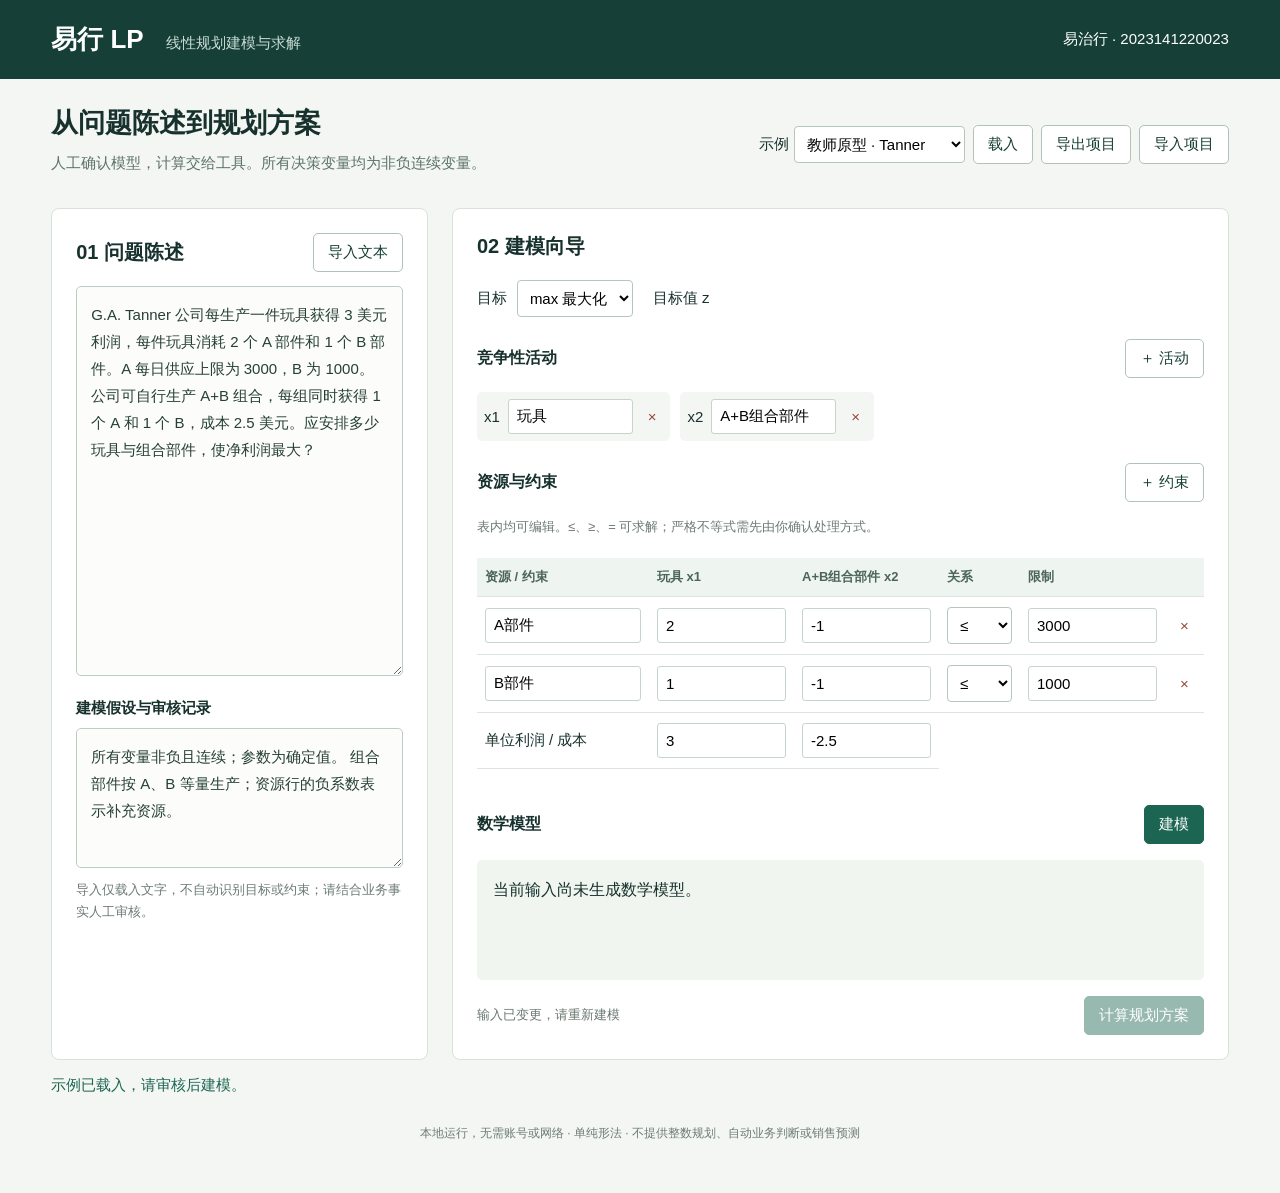
<file: coursework/易行LP课程设计/source/index.html>
<!doctype html><html lang="zh-CN"><head><meta charset="utf-8"><meta name="viewport" content="width=device-width,initial-scale=1"><link rel="icon" href="data:,"><title>易行 LP · 线性规划建模与求解</title><link rel="stylesheet" href="style.css"></head><body>
<header><div><span class="brand">易行 LP</span><span class="tag">线性规划建模与求解</span></div><div>易治行 · 2023141220023</div></header>
<main><div class="toolbar"><div><h1>从问题陈述到规划方案</h1><p>人工确认模型，计算交给工具。所有决策变量均为非负连续变量。</p></div><div class="actions"><label>示例 <select id="example"><option value="tanner">教师原型 · Tanner</option><option value="original">故事 · 初始模型</option><option value="revised">故事 · 补充销量约束</option><option value="min">最小化问题</option><option value="infeasible">无可行解</option><option value="unbounded">无界问题</option></select></label><button id="loadExample">载入</button><button id="save">导出项目</button><button id="openProject">导入项目</button><input id="projectFile" type="file" accept=".json" hidden></div></div>
<div class="workspace"><section class="statement"><div class="section-head"><h2>01 问题陈述</h2><button id="importText">导入文本</button><input id="textFile" type="file" accept=".txt,text/plain" hidden></div><textarea id="narrative" aria-label="问题陈述" placeholder="写下业务目标、已知资源、约束条件和假设。"></textarea><label class="block">建模假设与审核记录<textarea id="assumptions" aria-label="建模假设" placeholder="例如：单位利润固定，活动水平可连续变化，销售上限由用户给定。"></textarea></label><p class="hint">导入仅载入文字，不自动识别目标或约束；请结合业务事实人工审核。</p></section>
<section class="wizard"><h2>02 建模向导</h2><div class="target"><label>目标 <select id="sense"><option value="max">max 最大化</option><option value="min">min 最小化</option></select></label><span>目标值 z</span></div><div class="section-head"><h3>竞争性活动</h3><button id="addVariable">＋ 活动</button></div><div id="variables"></div><div class="section-head"><h3>资源与约束</h3><button id="addConstraint">＋ 约束</button></div><p class="hint">表内均可编辑。≤、≥、= 可求解；严格不等式需先由你确认处理方式。</p><div class="scroll"><table id="coefficients"></table></div><div class="model-head"><h3>数学模型</h3><button class="primary" id="build">建模</button></div><pre id="modelText">请检查输入后点击“建模”。</pre><div class="bottom"><span id="modelState">尚未建模</span><button class="primary" id="solve" disabled>计算规划方案</button></div></section></div>
<div id="message" role="status" aria-live="polite"></div><footer>本地运行，无需账号或网络 · 单纯形法 · 不提供整数规划、自动业务判断或销售预测</footer></main>
<dialog id="result"><div class="section-head"><h2>规划方案</h2><button id="closeResult">关闭</button></div><div id="resultBody"></div><div class="result-actions"><button id="exportResult">导出计算记录</button></div></dialog>
<script src="solver.js"></script><script src="examples.js"></script><script src="app.js"></script></body></html>
</file>
<file: coursework/易行LP课程设计/source/style.css>
:root{font-family:-apple-system,BlinkMacSystemFont,"Hiragino Sans GB","Microsoft YaHei",sans-serif;color:#17312d;background:#f3f6f3;font-size:15px}*{box-sizing:border-box}body{margin:0}header{padding:22px 4%;background:#153f37;color:#fff;display:flex;justify-content:space-between;align-items:center}.brand{font-size:26px;font-weight:750}.tag{margin-left:22px;color:#c9ddd6}main{max-width:1500px;margin:auto;padding:26px 4%}.toolbar{display:flex;justify-content:space-between;gap:20px;align-items:center;margin-bottom:24px}h1{font-size:27px;margin:0 0 9px}p{margin:8px 0;color:#5c716b;line-height:1.7}h2{font-size:20px;margin:0}h3{font-size:16px;margin:0}button,select,input,textarea{font:inherit}button{cursor:pointer;background:#fff;border:1px solid #afc3bb;padding:9px 14px;border-radius:5px;color:#173f35}button:hover{background:#e8f1ed}button:disabled{opacity:.45;cursor:not-allowed}.primary{background:#1c6552;color:#fff;border-color:#1c6552}.primary:hover{background:#134c3d}.actions{display:flex;gap:8px;flex-wrap:wrap;justify-content:flex-end}.actions label{display:flex;gap:5px;align-items:center}select{padding:8px;border:1px solid #b4c7bf;background:white;border-radius:4px}input{padding:8px;min-width:68px;width:100%;border:1px solid #c7d4ce;border-radius:3px}input:focus,textarea:focus,select:focus{outline:2px solid #669e88;outline-offset:1px}.workspace{display:grid;grid-template-columns:minmax(260px,.8fr) minmax(480px,1.65fr);gap:24px}section{background:#fff;padding:24px;border:1px solid #d8e2db;border-radius:8px}.section-head,.model-head{display:flex;align-items:center;justify-content:space-between;gap:12px;margin:0 0 14px}.wizard>.section-head{margin-top:22px}.target{display:flex;align-items:center;gap:20px;margin:20px 0}.target label{display:flex;gap:10px;align-items:center}textarea{width:100%;padding:14px;border:1px solid #bccdc4;border-radius:5px;resize:vertical;line-height:1.8;color:#263f35;background:#fcfdfb}#narrative{height:390px}.block{display:block;margin-top:20px;font-weight:600}.block textarea{margin-top:10px;height:140px;font-weight:400}.hint{font-size:13px;color:#6c7b74}#variables{display:flex;gap:10px;flex-wrap:wrap}.variable{display:flex;gap:8px;align-items:center;padding:7px;background:#f3f6f3;border-radius:5px}.variable input{width:125px}.delete{border:0;padding:4px 7px;color:#9b4539;background:transparent}.scroll{overflow-x:auto}table{border-collapse:collapse;width:100%;margin:12px 0}th,td{padding:10px 8px;border-bottom:1px solid #dce5df;text-align:left;vertical-align:middle}th{background:#eef4ef;color:#4c655b;font-size:13px}td input{min-width:74px}td .name{min-width:120px}td select{min-width:65px}.model-head{margin-top:24px}pre{white-space:pre-wrap;font-family:ui-monospace,"Hiragino Sans GB",monospace;line-height:1.9;padding:16px;background:#f0f5f0;border-radius:5px;font-size:16px;min-height:120px}.bottom{display:flex;justify-content:space-between;align-items:center;gap:10px}#modelState{font-size:13px;color:#6a766f}#message{margin-top:16px;min-height:24px;color:#9b4539}#message.ok{color:#1c6552}footer{font-size:12px;color:#6d7d73;text-align:center;padding:25px}dialog{border:1px solid #bccfc2;border-radius:10px;padding:26px;width:min(900px,94vw);max-height:90vh;color:#17312d}dialog::backdrop{background:#0d251dcc}.result-score{font-size:36px;color:#1c6552;margin:14px 0}.status-error{color:#aa4e37}.result-actions{text-align:right;margin-top:20px}.trace{max-height:330px;overflow:auto}.trace td{font-variant-numeric:tabular-nums}details{margin:18px 0}summary{cursor:pointer;font-weight:600}#resultBody p{color:#4d665a}.notice{background:#fff4da;padding:12px;border-radius:5px}@media(max-width:1000px){.toolbar{display:block}.actions{justify-content:flex-start;margin-top:18px}.workspace{grid-template-columns:1fr}#narrative{height:200px}header{gap:20px}.tag{display:none}}
</file>
